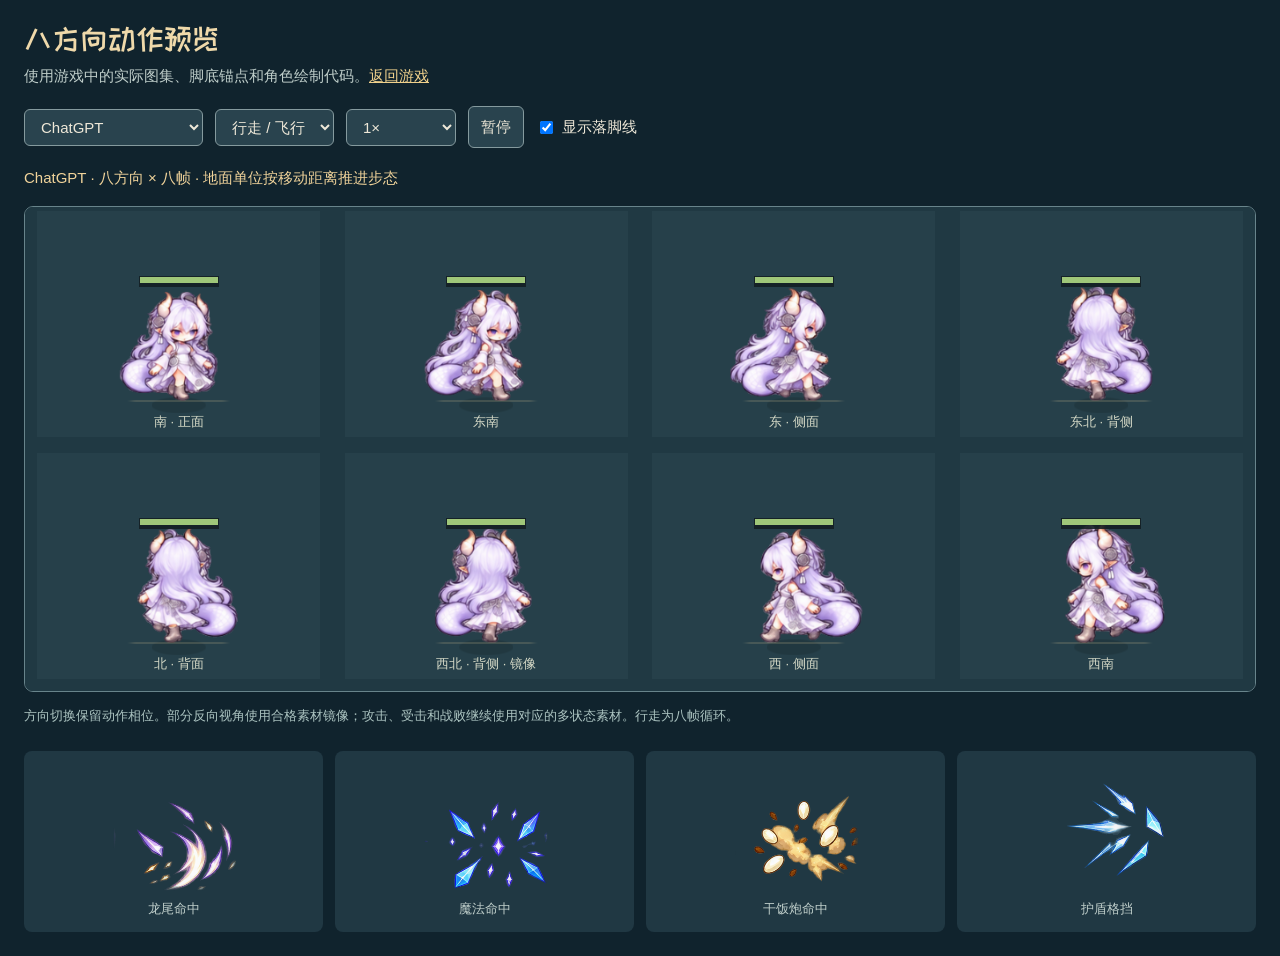
<file: animation-review.html>
<!doctype html><html lang="zh-CN"><head><meta charset="utf-8"><meta name="viewport" content="width=device-width,initial-scale=1"><title>次元守卫 · 动画预览</title><style>
@font-face{font-family:GuardTitle;src:url(assets/title.ttf)}*{box-sizing:border-box}body{margin:0;background:#10232d;color:#eee8d8;font:15px/1.6 'Microsoft YaHei',sans-serif}main{max-width:1320px;margin:auto;padding:24px}h1{font:30px GuardTitle,sans-serif;color:#efd9aa;margin:0 0 10px}p{margin:0 0 16px;color:#bfceca}a{color:#f0d18c}nav{display:flex;flex-wrap:wrap;align-items:center;gap:12px;margin:18px 0}select,button{font:inherit;background:#29434e;color:#eee8d8;border:1px solid #859a9e;border-radius:6px;padding:8px 12px}button{cursor:pointer}button:focus-visible,select:focus-visible,input:focus-visible{outline:2px solid #f1d68f;outline-offset:3px}.stage{position:relative;border:1px solid #68848b;border-radius:9px;overflow:hidden}canvas{width:100%;display:block}.labels{position:absolute;inset:0;pointer-events:none;display:grid}.labels span{display:flex;justify-content:center;align-items:flex-end;padding-bottom:16px;color:#d5d9c7;font-size:13px}.footnote{margin:14px 0;color:#acc4c1;font-size:13px}.status{color:#f0d39a}.effects{display:grid;grid-template-columns:repeat(4,1fr);gap:12px;margin-top:24px}.effect{text-align:center;background:#203843;border-radius:8px;padding:12px}.effect canvas{height:132px;object-fit:contain}.effect p{margin:4px 0 0;font-size:13px}label{display:flex;gap:6px;align-items:center}@media(max-width:650px){main{padding:16px}.effects{grid-template-columns:repeat(2,1fr)}h1{font-size:25px}nav{gap:8px}}
</style></head><body><main><h1>八方向动作预览</h1><p>使用游戏中的实际图集、脚底锚点和角色绘制代码。<a href="./">返回游戏</a></p><nav><select id="actor" aria-label="角色"></select><select id="state" aria-label="动作"><option value="walk">行走 / 飞行</option><option value="idle">待机</option><option value="attack">攻击</option><option value="hurt">受击</option><option value="death">战败</option></select><select id="speed" aria-label="预览速度"><option value="0.5">0.5× 慢放</option><option value="1" selected>1×</option><option value="1.5">1.5×</option></select><button id="pause">暂停</button><label><input type="checkbox" id="baseline" checked>显示落脚线</label></nav><p class="status" id="status">正在读取动画……</p><div class="stage"><canvas id="preview"></canvas><div class="labels"></div></div><p class="footnote">方向切换保留动作相位。部分反向视角使用合格素材镜像；攻击、受击和战败继续使用对应的多状态素材。行走为八帧循环。</p><div class="effects"></div><div id="error" role="alert"></div></main><script type="module" src="animation-review.js"></script></body></html>
</file>
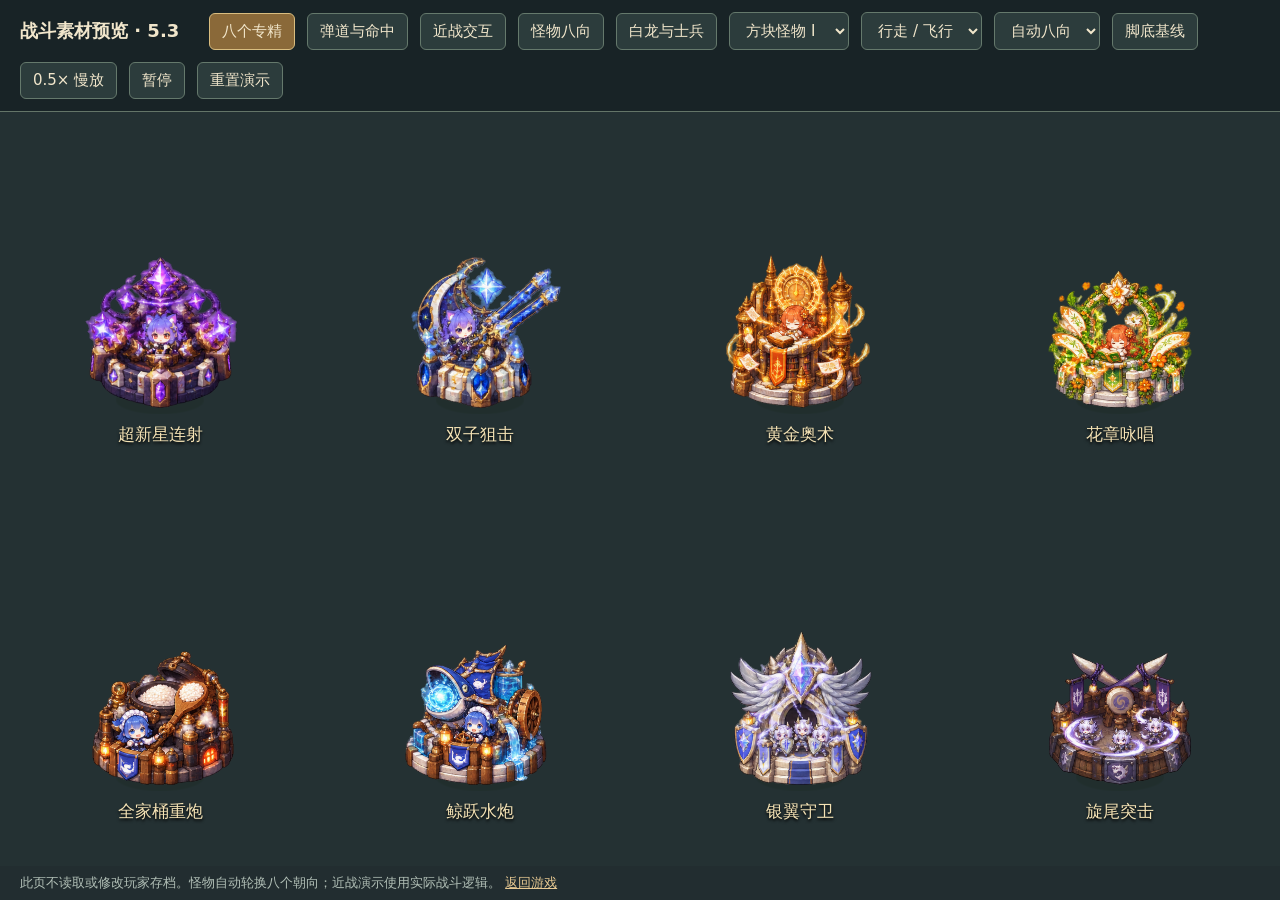
<file: combat-review.html>
<!doctype html><html lang="zh-CN"><meta charset="utf-8"><meta name="viewport" content="width=device-width,initial-scale=1"><title>次元守卫 · 战斗素材预览</title>
<style>*{box-sizing:border-box}body{height:100dvh;display:grid;grid-template-rows:auto minmax(0,1fr) auto;margin:0;background:#222d30;color:#f1e6cb;font:15px system-ui}header{min-height:74px;display:flex;align-items:center;gap:12px;padding:12px 20px;flex-wrap:wrap;background:#182326;border-bottom:1px solid #647568}h1{font-size:18px;margin:0 18px 0 0}button,select{font:inherit;color:inherit;border:1px solid #65796c;border-radius:6px;background:#2c3c3c;padding:8px 12px;cursor:pointer}button[aria-pressed=true]{background:#8a6939;border-color:#d9bd7f}canvas{display:block;width:100%;height:100%}#labels{position:absolute;inset:0;pointer-events:none}#labels span{position:absolute;transform:translateX(-50%);text-align:center;color:#f5e3b5;font-size:17px;text-shadow:0 2px 3px #000;white-space:nowrap}main{position:relative;min-height:0;overflow:hidden}footer{padding:8px 20px;color:#b1bfb6;font-size:13px}a{color:#e7c992}#status{position:fixed;inset:45% 0 auto;text-align:center;font-size:20px}</style>
<header><h1>战斗素材预览 · 5.3</h1><button data-mode="towers" aria-pressed="true">八个专精</button><button data-mode="projectiles">弹道与命中</button><button data-mode="melee">近战交互</button><button data-mode="enemies">怪物八向</button><button data-mode="allies">白龙与士兵</button><select id="family" aria-label="怪物组"><option value="0">方块怪物 I</option><option value="1">方块怪物 II</option><option value="2">后院僵尸 I</option><option value="3">后院僵尸 II</option><option value="4">赛博怪物 I</option><option value="5">赛博怪物 II</option></select><select id="state" aria-label="动作"><option value="walk">行走 / 飞行</option><option value="attack">攻击</option><option value="hurt">受击</option><option value="idle">待机</option><option value="death">死亡</option></select><select id="direction" aria-label="朝向"><option value="auto">自动八向</option><option value="se">东南</option><option value="ne">东北</option><option value="e">东</option><option value="s">南</option><option value="n">北</option><option value="sw">西南</option><option value="nw">西北</option><option value="w">西</option></select><button id="baseline" aria-pressed="false">脚底基线</button><button id="slow" aria-pressed="false">0.5× 慢放</button><button id="pause">暂停</button><button id="reset">重置演示</button></header>
<main><canvas id="stage" aria-label="动画与素材预览"></canvas><div id="labels"></div></main><div id="status">正在载入战斗素材……</div><footer>此页不读取或修改玩家存档。怪物自动轮换八个朝向；近战演示使用实际战斗逻辑。 <a href="./">返回游戏</a></footer>
<script src="bootstrap.js"></script><script src="progress.js"></script><script type="module" src="combat-review.js"></script></html>
</file>
